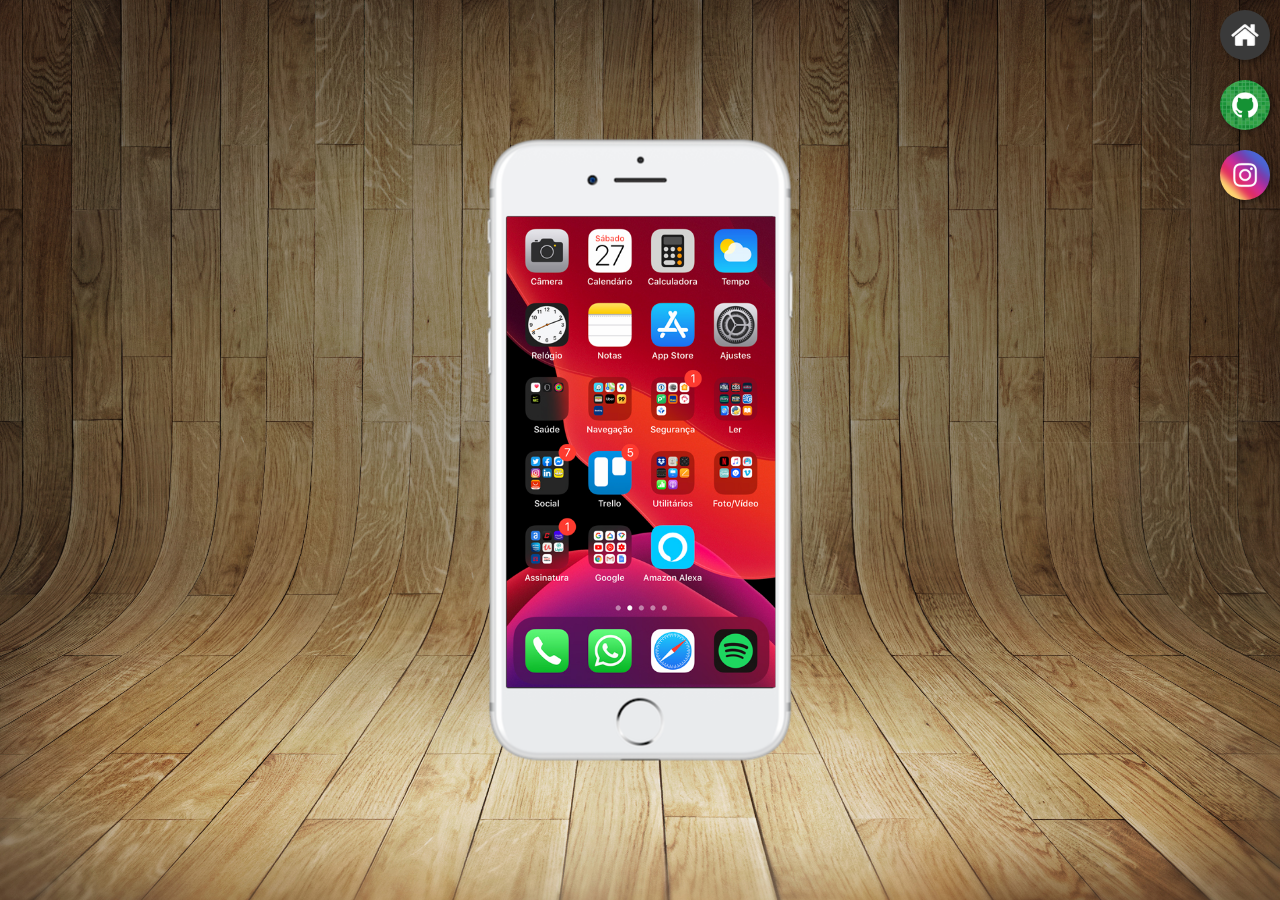
<file: index.html>
<html lang="en">
<head>
  <meta charset="UTF-8">
  <meta http-equiv="X-UA-Compatible" content="IE=edge">
  <meta name="viewport" content="width=device-width, initial-scale=1.0">
  <link rel="shortcut icon" href="favicon.ico" type="image/x-icon">
  <link rel="stylesheet" href="estilos/style.css">
  <title>Projecto social</title>
</head>
<body>
  <main>
    <section id="mobile">
      <iframe src="home.html" name="tela" id="tela"
      frameborder="0">
      Seu navegador não é compatível com isso...
    </iframe>
    </section>

    <section id="social-networking">
      <a href="home.html" target="tela"><img src="imagens/logo-home.jpg" alt="home"></a>

      <a href="github.html" target="tela"><img src="imagens/logo-github.jpg" alt="github"></a>

      <a href="instagram.html" target="tela"><img src="imagens/logo-instagram.jpg" alt=""></a>

     
      
    
    </section>
  </main>
</body>
</html>
</file>
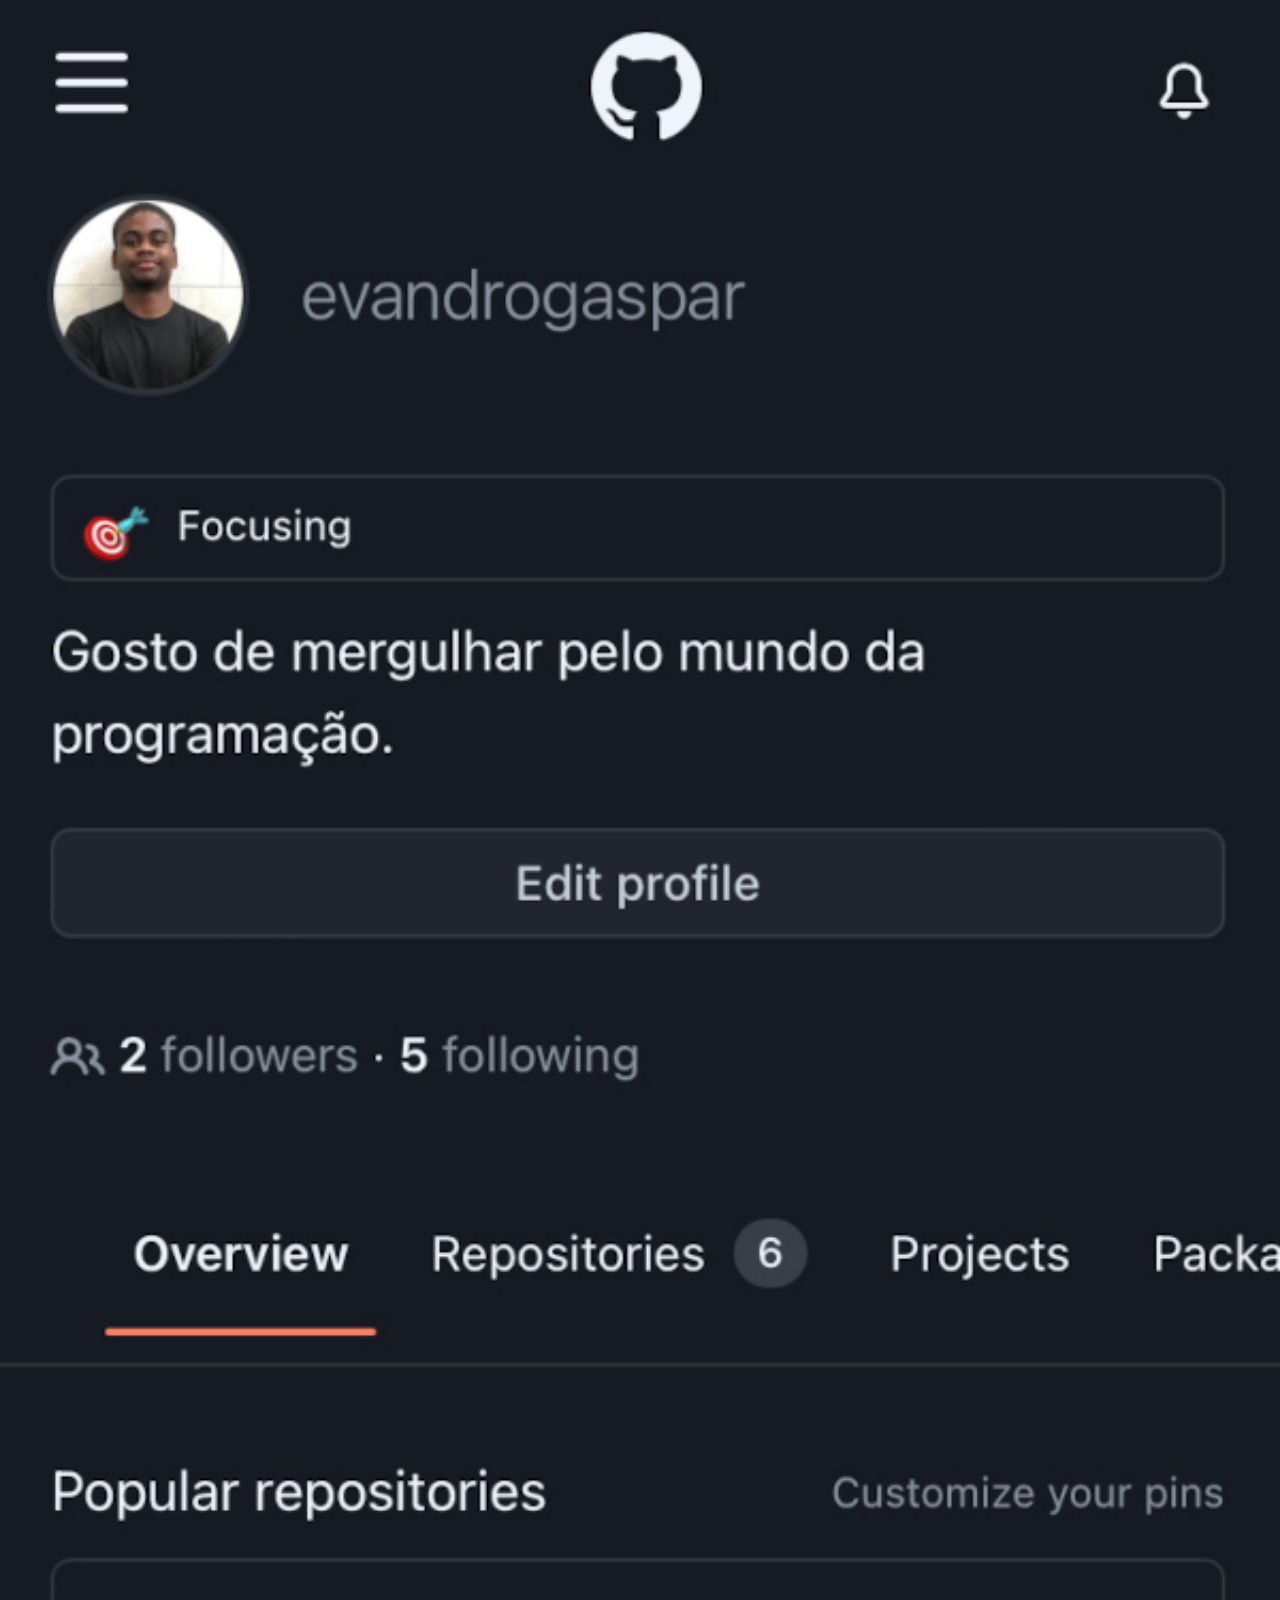
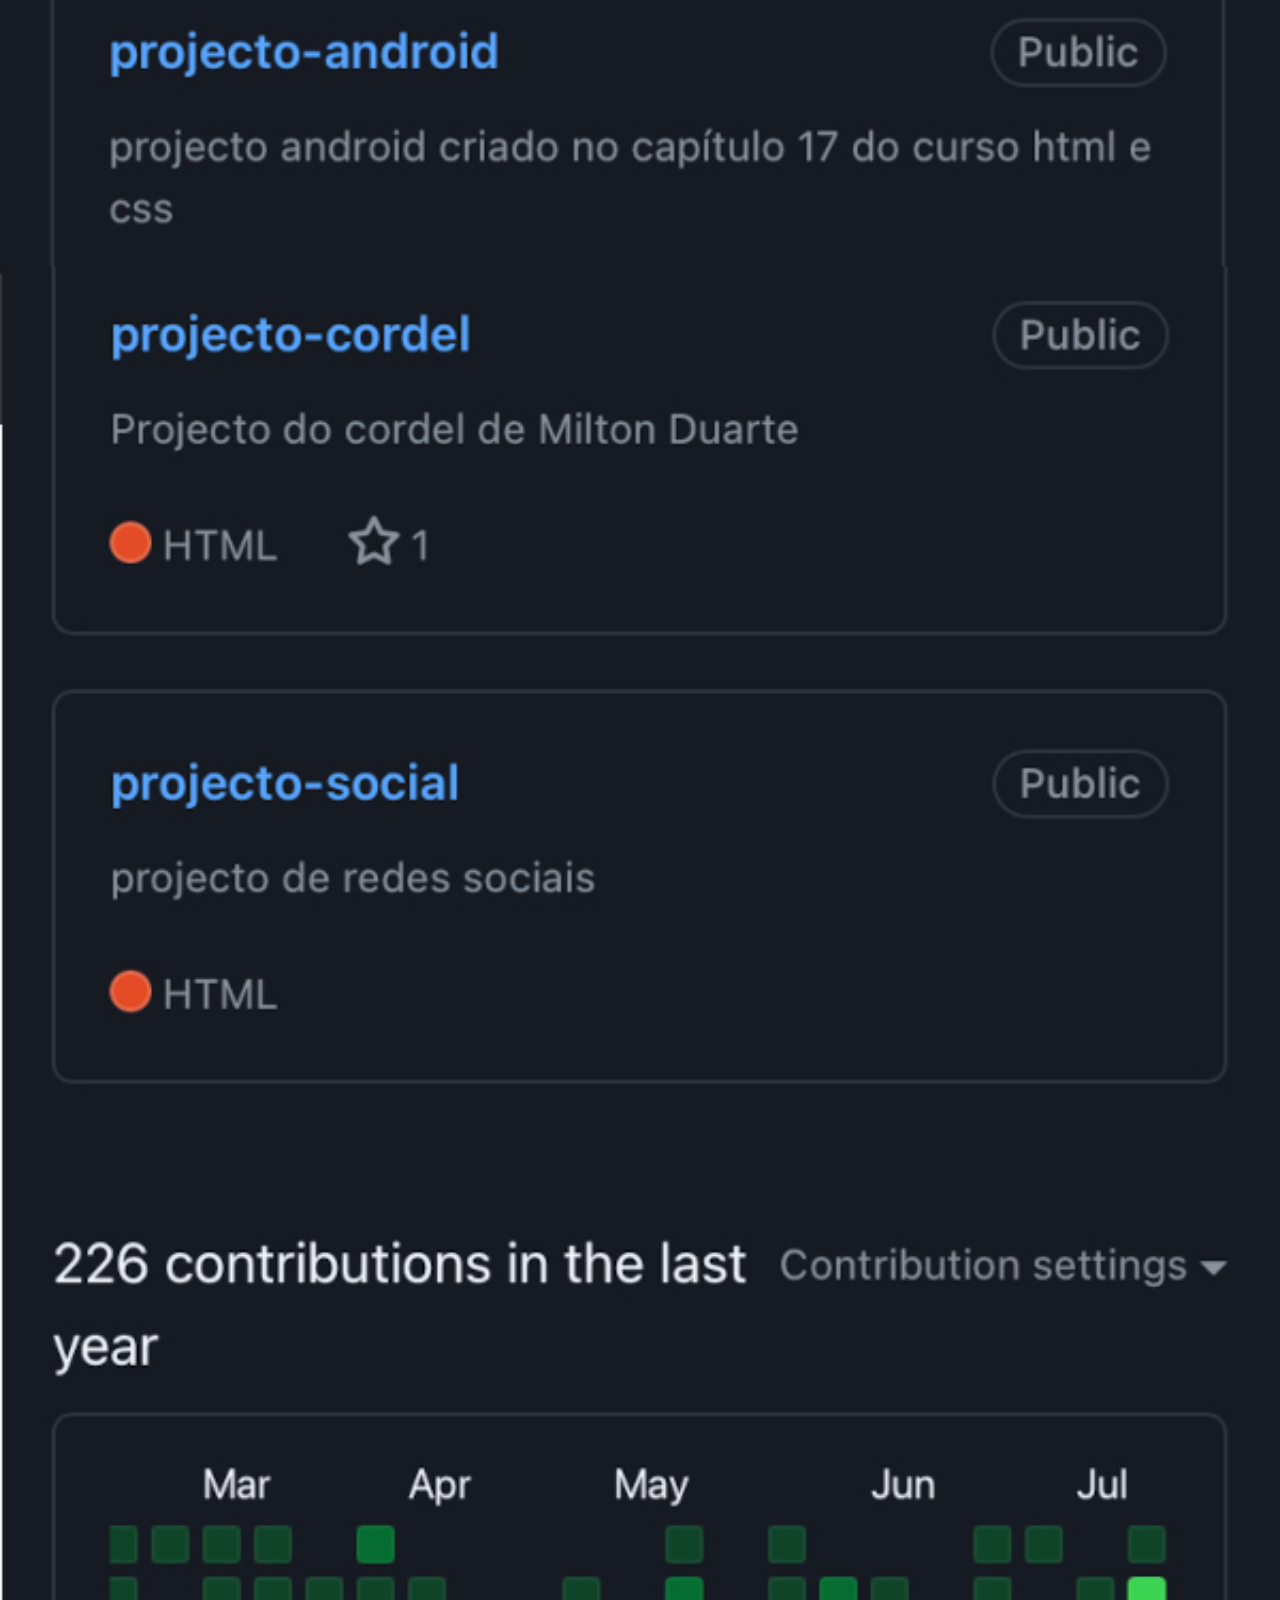
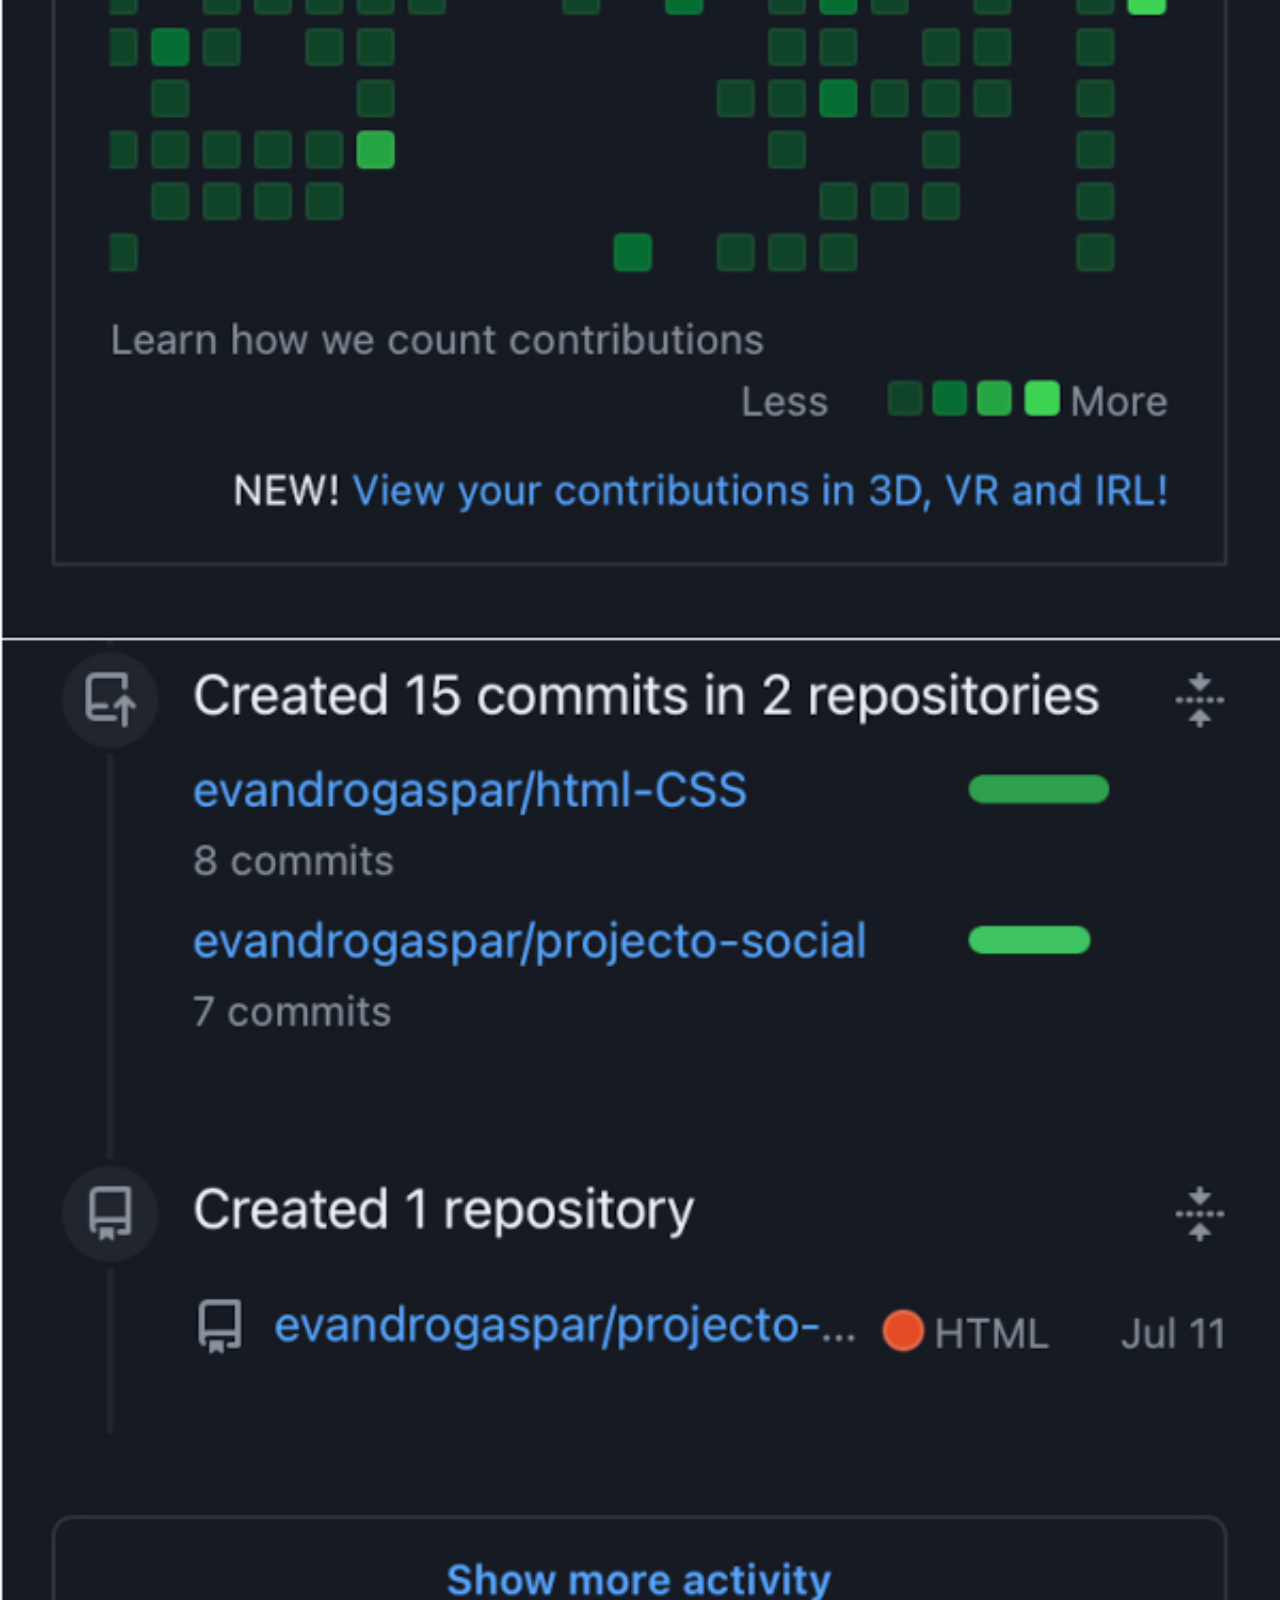
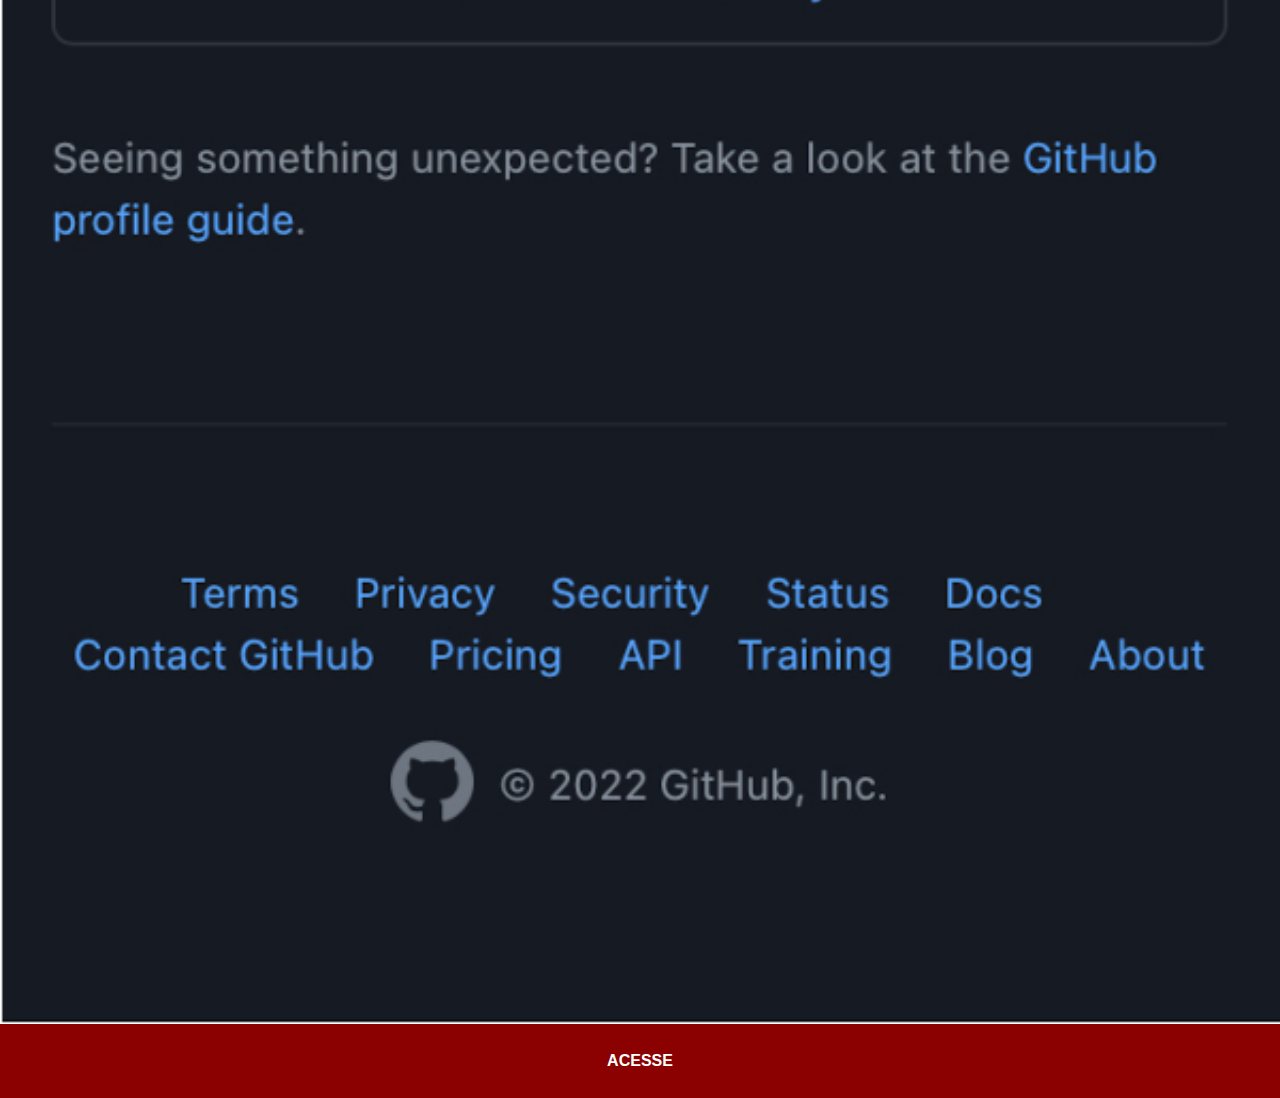
<file: github.html>
<html lang="en">
<head>
  <meta charset="UTF-8">
  <meta http-equiv="X-UA-Compatible" content="IE=edge">
  <meta name="viewport" content="width=device-width, initial-scale=1.0">
  <link rel="stylesheet" href="estilos/social.css">
  <title>GITHUB</title>
</head>
<body>
  <img src="imagens/tela-github.jpg" alt="GITHUB">
  <a href="https://github.com/evandrogaspar" target="_blank">ACESSE</a>
</body>
</html>
</file>
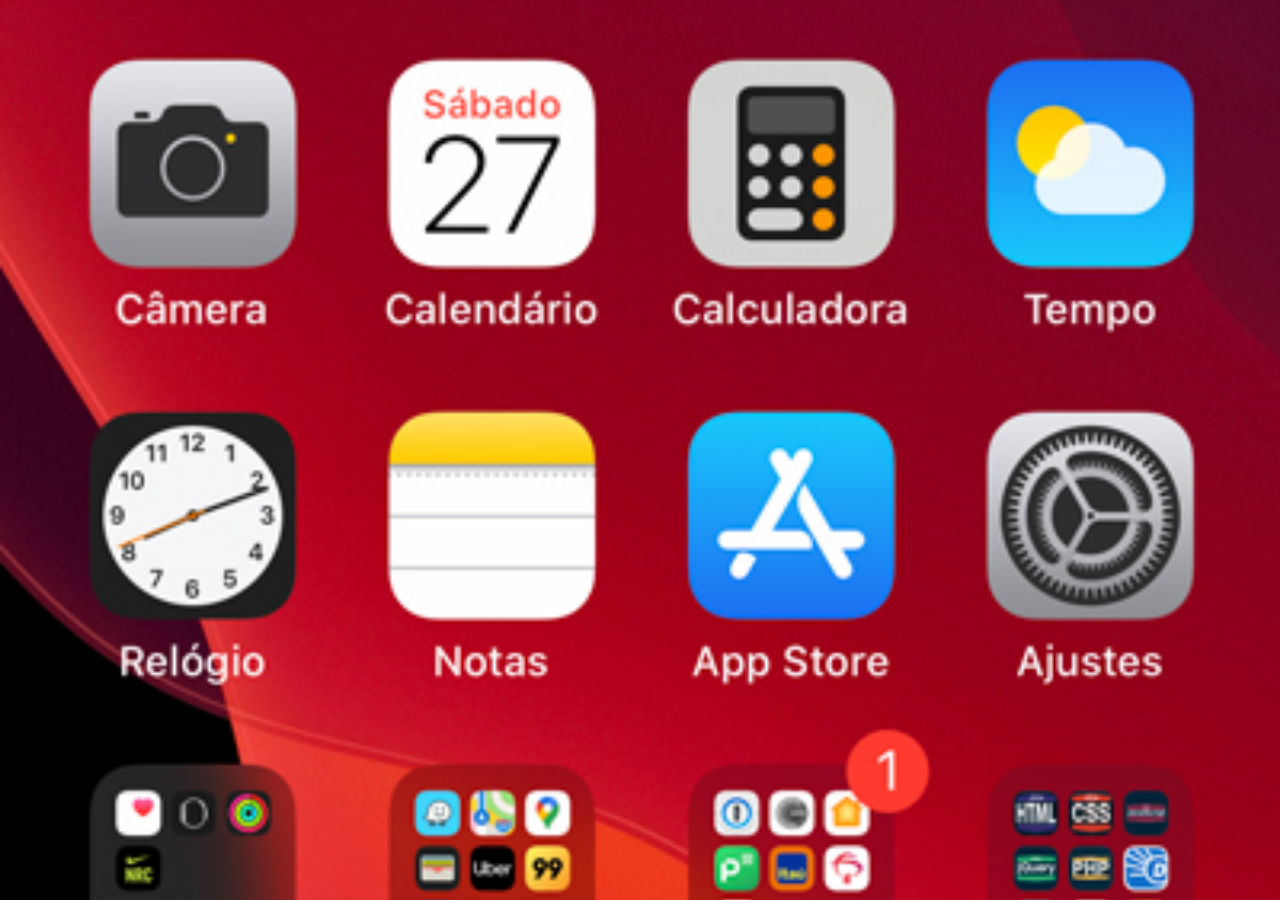
<file: home.html>
<!DOCTYPE html>
<html lang="en">
<head>
  <meta charset="UTF-8">
  <meta http-equiv="X-UA-Compatible" content="IE=edge">
  <meta name="viewport" content="width=device-width, initial-scale=1.0">
  <title>home</title>
</head>
<body>
  <style>
    *{
      margin: 0;
      padding: 0;
    }

    body{
      width: 100vw;
      height: 100vh;
      background: black url(imagens/tela-home.jpg) no-repeat top center;
      background-size: cover;
    }
  </style>
</body>
</html>
</file>
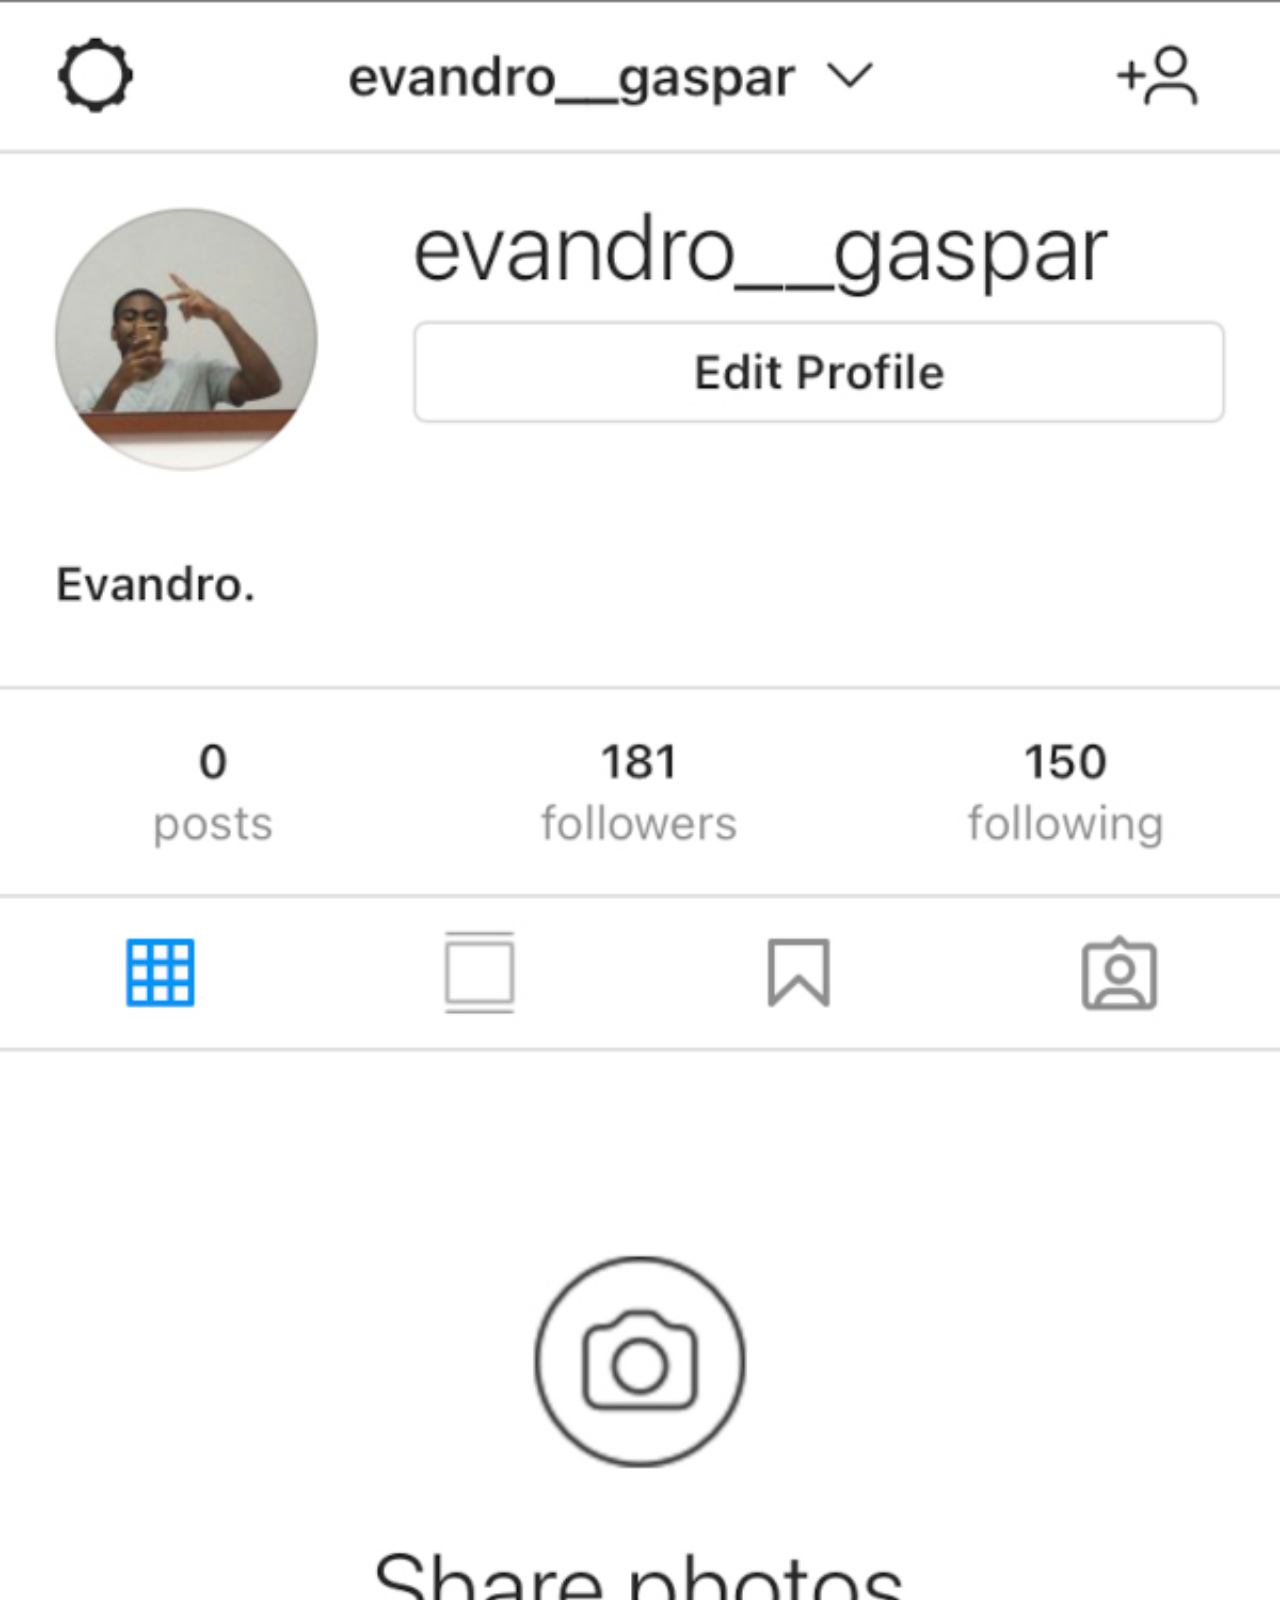
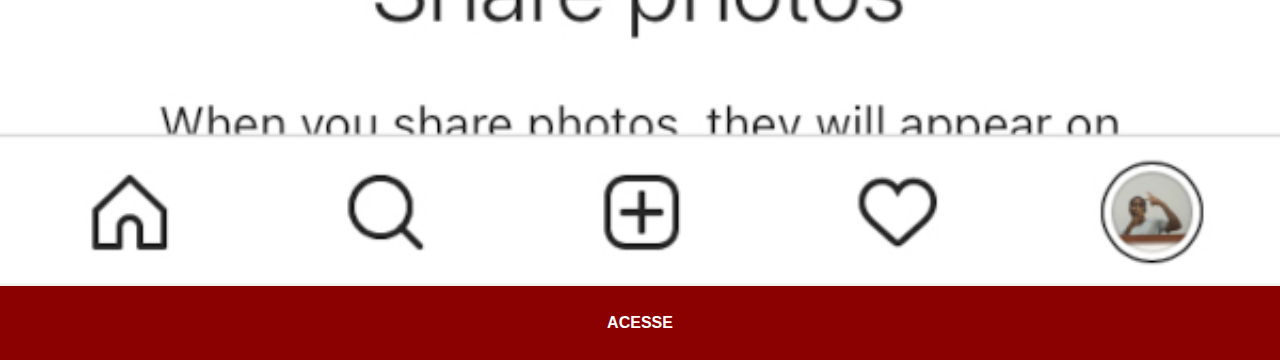
<file: instagram.html>
<html lang="en">
<head>
  <meta charset="UTF-8">
  <meta http-equiv="X-UA-Compatible" content="IE=edge">
  <meta name="viewport" content="width=device-width, initial-scale=1.0">
  <link rel="stylesheet" href="estilos/social.css">
  <title>Instagram</title>
</head>
<body>
  <img src="imagens/tela-instagram.jpg" alt="INSTAGRAM">
  <a href="https://www.instagram.com/evandro__gaspar" target="_blank">ACESSE</a>
</body>
</html>
</file>
<file: estilos/style.css>
*{
  margin: 0;
  padding: 0;
  font-family: Arial, Helvetica, sans-serif;
  box-sizing: border-box;
}

html,body{
  height: 100vh;
  width: 100vw;
}

body{
background: url(../imagens/fundo-madeira.jpg) no-repeat top center;
background-size: cover;
background-attachment: fixed;
}

main{
  height: 100vh;
  position: relative;
}

section#mobile{
  position: absolute;
  top: 50%;
  left: 50%;
  transform: translate(-50%, -50%);
  height: 627px;
  width: 311px;
  background: url(../imagens/frame-iphone.png) no-repeat;

}

iframe#tela{
  position: relative;
  top: 80px;
  left: 22px;
  width: 269px;
  height: 471px;
 
}

section#social-networking{
  display: grid;
  justify-content: right;

}

section#social-networking img{
  width: 50px;
  margin: 10px;
  border-radius: 50%;
  box-shadow: 2px 2px 5px rgba(0, 0, 0, 0.400);

}

section#social-networking img:hover{
  border: 2px solid rgba(255, 255, 255, 0.699);
  transform: translate(-3px, -3px);
  box-shadow: 5px 5px 10px rgba(0, 0, 0, 0.685);
  transition: transform .5s, border 1s;
}
</file>
<file: estilos/social.css>
*{
  margin: 0;
  padding: 0;
  font-family: Arial, Helvetica, sans-serif;
}

::-webkit-scrollbar{
  width: 0;
  height: 0;
}

img{
  width: 100vw;

}

a{
  display: block;
  background-color: darkred;
  color: #fff;
  padding: 28px;
  text-align: center;
  font-weight: bolder;
  text-decoration: none;
}

a:hover{
  background-color: red;
}
</file>
